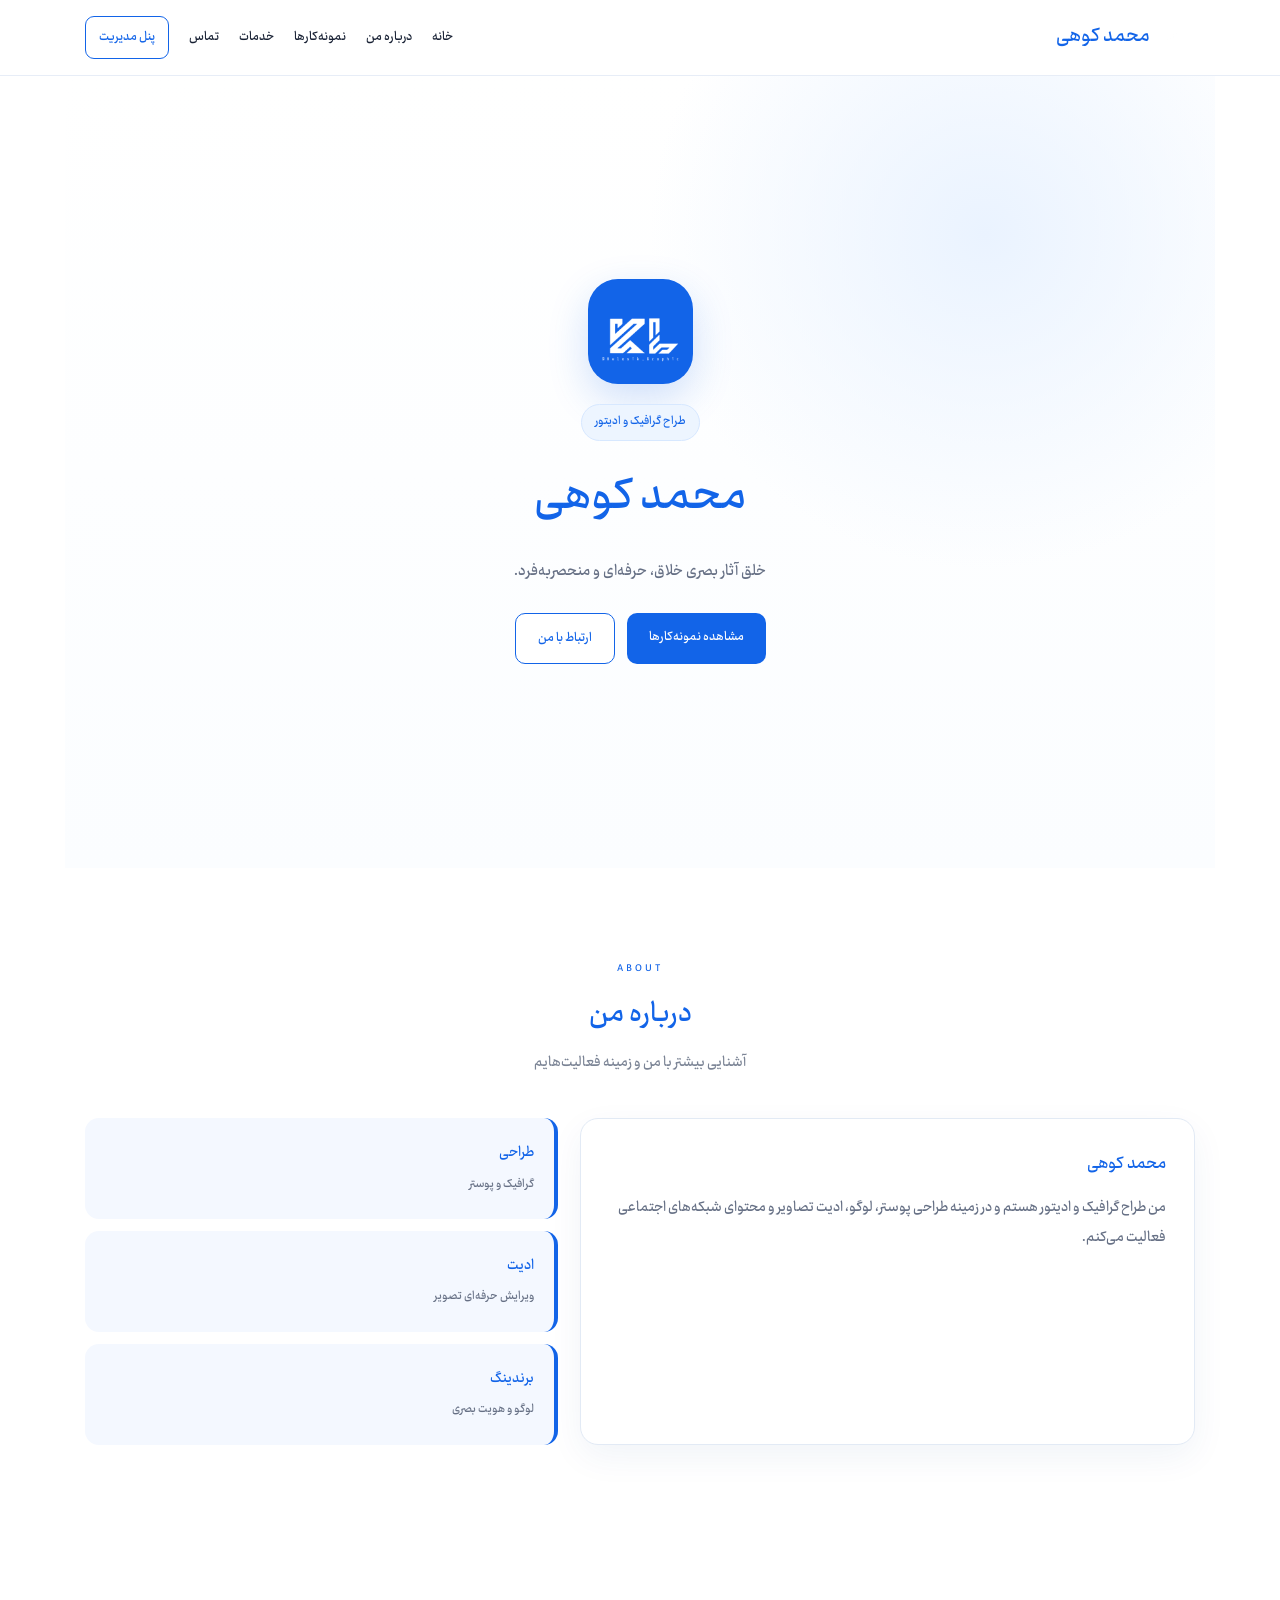
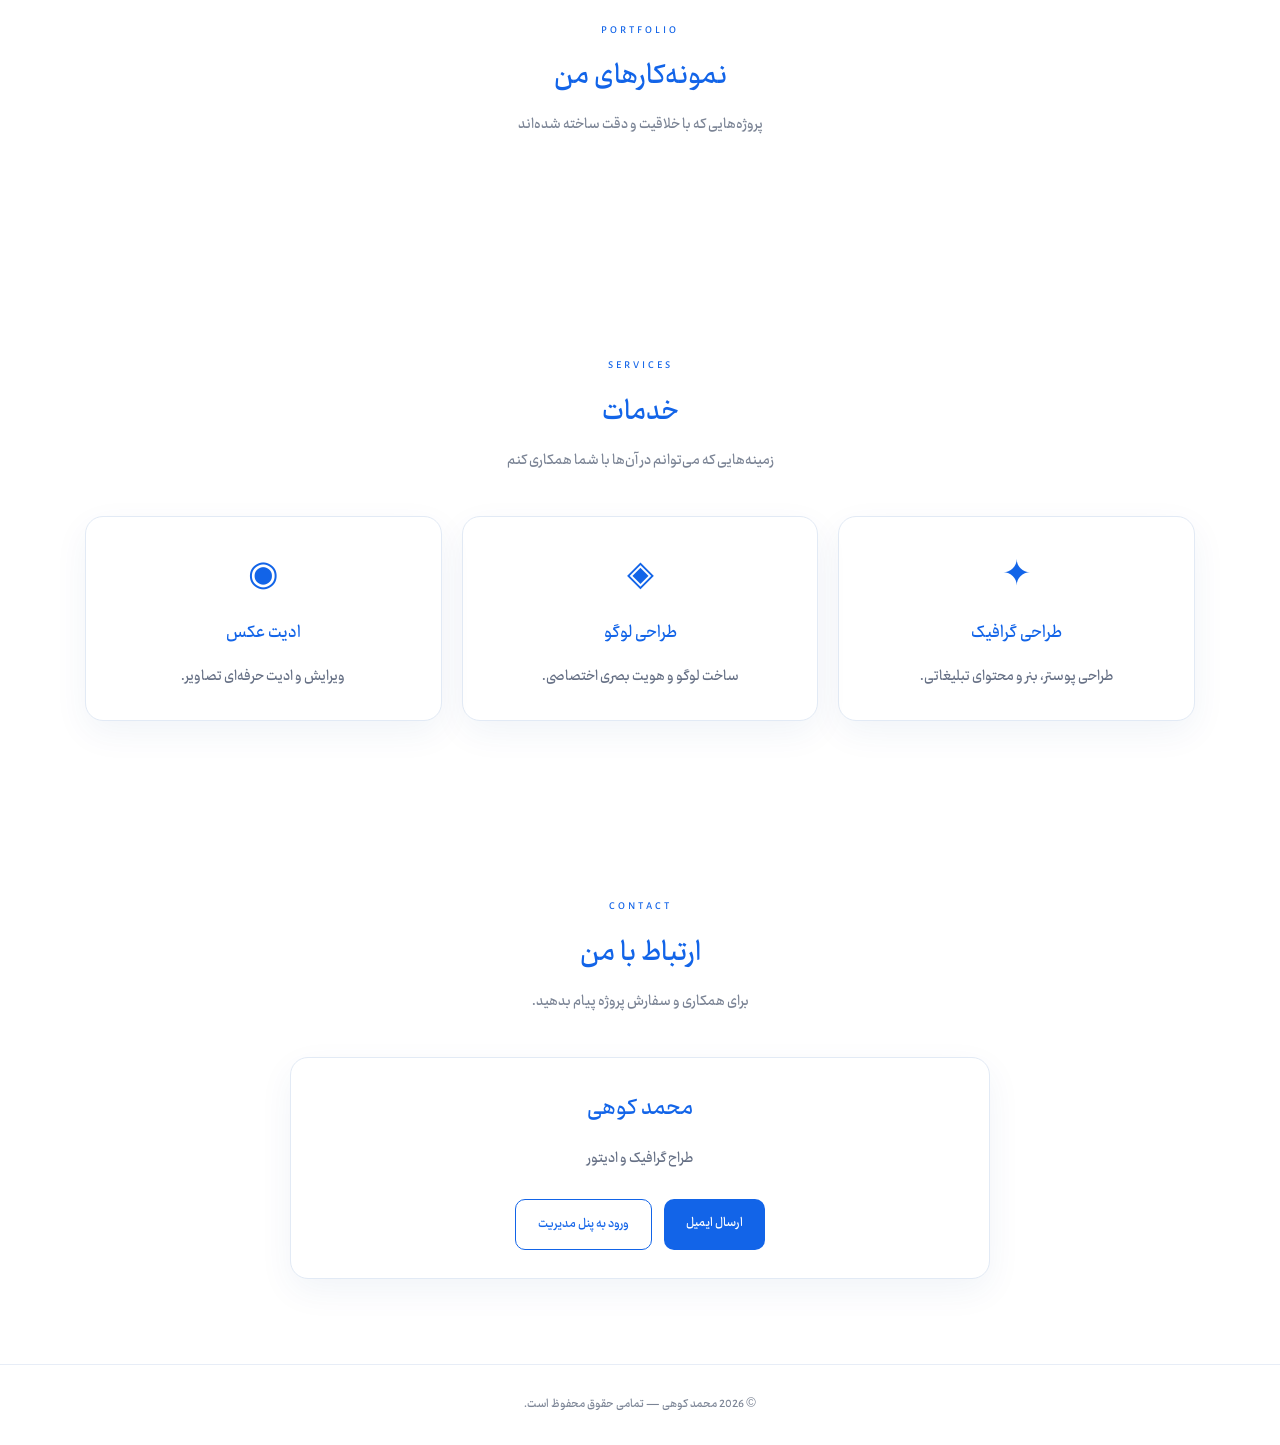
<file: index.html>
<!DOCTYPE html>
<html lang="fa" dir="rtl">
<head>
<meta charset="UTF-8">
<meta name="viewport" content="width=device-width, initial-scale=1.0">
<title id="siteTitle">محمد کوهی | نمونه‌کارها</title>
<style>
@font-face {
  font-family: 'Ray_Bold';
  src: url('fonts/Ray_Bold.ttf') format('truetype');
  font-weight: bold;
  font-style: normal;
}
*{box-sizing:border-box;margin:0;padding:0}html{scroll-behavior:smooth}body{font-family:'Ray_Bold',Tahoma,Arial,sans-serif;background:#fff;color:#172033;line-height:1.9}a{text-decoration:none;color:inherit}.nav{max-width:1150px;margin:auto;padding:16px 20px;display:flex;align-items:center;justify-content:space-between}.brand{font-size:22px;font-weight:900;color:#1264e8;display:flex;align-items:center;gap:10px}.brand img{height:35px;width:35px;border-radius:8px;object-fit:cover}.nav-links{display:flex;gap:20px;align-items:center;font-size:14px}.nav-links a:hover{color:#1264e8}.admin-link{border:1px solid #1264e8;color:#1264e8;padding:7px 13px;border-radius:9px}header{position:sticky;top:0;z-index:10;background:rgba(255,255,255,.94);border-bottom:1px solid #e7edf7;backdrop-filter:blur(12px)}.hero{min-height:88vh;display:flex;align-items:center;justify-content:center;text-align:center;padding:80px 20px;background:radial-gradient(circle at 80% 20%,#eaf3ff 0,transparent 30%),linear-gradient(#fff,#fbfdff)}.hero-content{max-width:800px}.avatar{width:105px;height:105px;margin:0 auto 20px;border-radius:30px;display:grid;place-items:center;background:#1264e8;color:#fff;font-size:28px;font-weight:900;box-shadow:0 15px 40px rgba(18,100,232,.2);overflow:hidden}.avatar img{width:100%;height:100%;object-fit:cover}.badge{display:inline-block;color:#1264e8;background:#edf5ff;border:1px solid #d7e8ff;padding:5px 13px;border-radius:50px;font-size:13px}.hero h1{font-size:50px;color:#1264e8;margin:10px 0}.hero p{color:#667085;font-size:17px;max-width:650px;margin:auto}.buttons{display:flex;justify-content:center;gap:12px;flex-wrap:wrap;margin-top:25px}.btn{border:0;cursor:pointer;display:inline-block;padding:11px 22px;border-radius:10px;font-weight:bold;font-size:14px;transition:.2s}.primary{background:#1264e8;color:#fff}.primary:hover{background:#0b4fbe;transform:translateY(-2px)}.secondary{border:1px solid #1264e8;color:#1264e8;background:#fff}.secondary:hover{background:#1264e8;color:#fff}section{max-width:1150px;margin:auto;padding:85px 20px}.section-title{text-align:center;margin-bottom:40px}.section-title span{color:#1264e8;font-size:11px;font-weight:bold;letter-spacing:3px}.section-title h2{font-size:31px;color:#1264e8;margin:3px 0}.section-title p{color:#7b8495}.about-grid{display:grid;grid-template-columns:1.3fr 1fr;gap:22px}.card{background:#fff;border:1px solid #e2eaf5;border-radius:18px;padding:28px;box-shadow:0 12px 35px rgba(20,70,130,.06)}.card h3,.card h2{color:#1264e8;margin-bottom:10px}.card p{color:#667085}.stats{display:grid;grid-template-columns:1fr;gap:12px}.stat{padding:20px;border-radius:14px;background:#f4f8ff;border-right:4px solid #1264e8}.stat b{display:block;color:#1264e8}.stat span{font-size:13px;color:#667085}.portfolio{display:grid;grid-template-columns:repeat(3,1fr);gap:20px}.project{overflow:hidden;border-radius:16px;border:1px solid #e2eaf5;background:#fff;box-shadow:0 8px 25px rgba(20,60,120,.07);transition:.2s}.project:hover{transform:translateY(-5px)}.project img{width:100%;height:230px;object-fit:cover;display:block}.project-info{padding:16px}.project-info h3{color:#1264e8}.project-info p{font-size:13px}.services{display:grid;grid-template-columns:repeat(3,1fr);gap:20px}.service{text-align:center}.icon{font-size:35px;color:#1264e8;margin-bottom:5px}.contact{text-align:center;max-width:700px;margin:auto}.contact h3{font-size:25px}footer{text-align:center;padding:28px;border-top:1px solid #e7edf7;color:#7b8495;font-size:13px}.admin-main{max-width:1150px;margin:auto}.hidden{display:none!important}.admin-login{max-width:500px;margin:70px auto}.admin-login form,.card form{display:grid;gap:14px}.admin-login input,.card input,.card textarea{width:100%;padding:12px;border:1px solid #dbe4f0;border-radius:10px;outline:none;font:inherit;background:#fff}.admin-login input:focus,.card input:focus,.card textarea:focus{border-color:#1264e8;box-shadow:0 0 0 3px #eaf3ff}label{font-size:13px;color:#344054}label input,label textarea{display:block;margin-top:5px}.full{width:100%}.error{color:#d92d20!important;font-size:13px}.admin-top{display:flex;justify-content:space-between;align-items:center;margin:45px 20px 20px}.admin-top h1{color:#1264e8}.admin-top p{color:#667085}.admin-grid{display:grid;grid-template-columns:1fr 1fr;gap:20px}.form-actions{display:flex;gap:10px}.projects-admin{margin-top:20px}.admin-project{display:flex;gap:15px;align-items:center;padding:12px 0;border-bottom:1px solid #edf1f7}.admin-project:last-child{border-bottom:0}.admin-project img{width:90px;height:65px;object-fit:cover;border-radius:9px}.admin-project-info{flex:1}.admin-project-info b{color:#1264e8}.admin-project-actions{display:flex;gap:7px}.mini{padding:7px 11px;font-size:12px}.danger{border-color:#d92d20;color:#d92d20}.note{margin:20px;padding:15px;border-radius:12px;background:#fff8e8;border:1px solid #ffe3a3;color:#7a5b00;font-size:13px}@media(max-width:800px){.nav-links{display:none}.hero h1{font-size:38px}.about-grid,.admin-grid{grid-template-columns:1fr}.portfolio,.services{grid-template-columns:1fr}.admin-top{margin-top:30px}.admin-project{align-items:flex-start;flex-wrap:wrap}.admin-project-actions{width:100%}section{padding:65px 18px}}
</style>
</head>
<body>
<header>
  <nav class="nav">
    <a class="brand" href="index.html" id="brandName">
      <img src="IMG_20260905_012241_698.png" alt="لوگو محمد کوهی">
      <span>محمد کوهی</span>
    </a>
    <div class="nav-links">
      <a href="#home">خانه</a><a href="#about">درباره من</a>
      <a href="#portfolio">نمونه‌کارها</a><a href="#services">خدمات</a><a href="#contact">تماس</a>
      <a class="admin-link" href="admin.html">پنل مدیریت</a>
    </div>
  </nav>
</header>

<main>
<section class="hero" id="home">
  <div class="hero-content">
    <div class="avatar">
      <img src="IMG_20260905_012241_698.png" alt="محمد کوهی">
    </div>
    <span class="badge">طراح گرافیک و ادیتور</span>
    <h1 id="heroName">محمد کوهی</h1>
    <p id="heroBio">خلق آثار بصری خلاق، حرفه‌ای و منحصر‌به‌فرد.</p>
    <div class="buttons"><a class="btn primary" href="#portfolio">مشاهده نمونه‌کارها</a><a class="btn secondary" href="#contact">ارتباط با من</a></div>
  </div>
</section>

<section id="about">
  <div class="section-title"><span>ABOUT</span><h2>درباره من</h2><p>آشنایی بیشتر با من و زمینه فعالیت‌هایم</p></div>
  <div class="about-grid">
    <div class="card"><h3 id="aboutTitle">محمد کوهی</h3><p id="aboutText">من طراح گرافیک و ادیتور هستم و در زمینه طراحی پوستر، لوگو، ادیت تصاویر و محتوای شبکه‌های اجتماعی فعالیت می‌کنم.</p></div>
    <div class="stats"><div class="stat"><b>طراحی</b><span>گرافیک و پوستر</span></div><div class="stat"><b>ادیت</b><span>ویرایش حرفه‌ای تصویر</span></div><div class="stat"><b>برندینگ</b><span>لوگو و هویت بصری</span></div></div>
  </div>
</section>

<section id="portfolio">
  <div class="section-title"><span>PORTFOLIO</span><h2>نمونه‌کارهای من</h2><p>پروژه‌هایی که با خلاقیت و دقت ساخته شده‌اند</p></div>
  <div class="portfolio" id="portfolioGrid"></div>
</section>

<section id="services">
  <div class="section-title"><span>SERVICES</span><h2>خدمات</h2><p>زمینه‌هایی که می‌توانم در آن‌ها با شما همکاری کنم</p></div>
  <div class="services">
    <div class="card service"><div class="icon">✦</div><h3>طراحی گرافیک</h3><p>طراحی پوستر، بنر و محتوای تبلیغاتی.</p></div>
    <div class="card service"><div class="icon">◈</div><h3>طراحی لوگو</h3><p>ساخت لوگو و هویت بصری اختصاصی.</p></div>
    <div class="card service"><div class="icon">◉</div><h3>ادیت عکس</h3><p>ویرایش و ادیت حرفه‌ای تصاویر.</p></div>
  </div>
</section>

<section id="contact">
  <div class="section-title"><span>CONTACT</span><h2>ارتباط با من</h2><p>برای همکاری و سفارش پروژه پیام بدهید.</p></div>
  <div class="contact card">
    <h3 id="contactName">محمد کوهی</h3><p id="contactText">طراح گرافیک و ادیتور</p>
    <div class="buttons">
      <a class="btn primary" id="contactButton" href="mailto:example@email.com">ارسال ایمیل</a>
      <a class="btn secondary" href="admin.html">ورود به پنل مدیریت</a>
    </div>
  </div>
</section>
</main>

<footer>© <span id="year"></span> <b id="footerName">محمد کوهی</b> — تمامی حقوق محفوظ است.</footer>

<script>
const members=[
 {name:"محمد کوهی",role:"مدیر انجمن",level:"مدیر",initial:"MK"},
 {name:"آرین ادیتور",role:"ادیتور حرفه‌ای",level:"Pro",initial:"AE"},
 {name:"نگار دیزاین",role:"طراح گرافیک",level:"Designer",initial:"ND"},
 {name:"رضا کریتیو",role:"فتومونتاژ",level:"Pro",initial:"RC"},
 {name:"سام ادیت",role:"ادیتور",level:"Member",initial:"SE"},
 {name:"کیان آرت",role:"طراح پوستر",level:"Member",initial:"KA"},
 {name:"مهدی فریم",role:"ادیتور ویدئو",level:"Member",initial:"MF"},
 {name:"آوا گرافیک",role:"طراح گرافیک",level:"Member",initial:"AG"}
];
const works=[
 {title:"EDITORIAL",type:"poster",cls:"poster"},{title:"PORTRAIT",type:"portrait",cls:"portrait"},
 {title:"DARK ART",type:"manipulation",cls:"manipulation"},{title:"CREATIVE POSTER",type:"poster",cls:"poster"},
 {title:"FANTASY",type:"manipulation",cls:"manipulation"},{title:"PORTRAIT EDIT",type:"portrait",cls:"portrait"},
 {title:"VISUAL ART",type:"poster",cls:"poster"},{title:"COMPOSITE",type:"manipulation",cls:"manipulation"}
];

const membersGrid=document.querySelector("#membersGrid"), worksGrid=document.querySelector("#worksGrid");
function renderMembers(q=""){
 if(membersGrid) membersGrid.innerHTML=members.filter(x=>(x.name+x.role).includes(q)).map(x=>`<article class="member"><div class="avatar">${x.initial}</div><h3>${x.name}</h3><p>${x.role}</p><span class="badge">${x.level}</span></article>`).join("") || "<p>عضوی پیدا نشد.</p>";
}
function renderWorks(filter="all"){
 if(worksGrid) worksGrid.innerHTML=works.filter(x=>filter==="all"||x.type===filter).map(x=>`<article class="work ${x.cls}"><span>${x.title}</span></article>`).join("");
}
renderMembers();renderWorks();

const memberSearch = document.querySelector("#memberSearch");
if(memberSearch) memberSearch.addEventListener("input",e=>renderMembers(e.target.value.trim()));

document.querySelectorAll(".filter").forEach(b=>b.addEventListener("click",()=>{document.querySelectorAll(".filter").forEach(x=>x.classList.remove("active"));b.classList.add("active");renderWorks(b.dataset.filter)}));

const menu=document.querySelector("#menu"),nav=document.querySelector("#nav");
if(menu && nav){
 menu.addEventListener("click",()=>{nav.classList.toggle("open");menu.textContent=nav.classList.contains("open")?"×":"☰"});
 nav.querySelectorAll("a").forEach(a=>a.addEventListener("click",()=>nav.classList.remove("open")));
}

const modal=document.querySelector("#modal"),modalContent=document.querySelector("#modalContent");
function openModal(type){
 if(!modalContent || !modal) return;
 const isLogin=type==="login";
 modalContent.innerHTML=`<h2>${isLogin?"ورود به حساب":"عضویت در انجمن"}</h2>
 <p>${isLogin?"اطلاعات حساب خود را وارد کنید.":"حساب آزمایشی خود را در همین مرورگر ایجاد کنید."}</p>
 <form onsubmit="auth(event,'${type}')">
 <input id="authName" ${isLogin?"style='display:none'":"required"} placeholder="نام و نام خانوادگی">
 <input id="authEmail" type="email" required placeholder="ایمیل">
 <input id="authPass" type="password" minlength="4" required placeholder="رمز عبور">
 <button class="primary" type="submit">${isLogin?"ورود":"ساخت حساب"}</button>
 </form>`;
 modal.classList.add("show");modal.setAttribute("aria-hidden","false");
}
function closeModal(){if(modal){modal.classList.remove("show");modal.setAttribute("aria-hidden","true")}}
if(modal) modal.addEventListener("click",e=>{if(e.target===modal)closeModal()});

function auth(e,type){
 e.preventDefault();
 const email=document.querySelector("#authEmail").value;
 const name=document.querySelector("#authName").value;
 if(type==="register"){localStorage.setItem("editoranUser",JSON.stringify({name,email}));toast("حساب شما با موفقیت ساخته شد.");}
 else{const u=JSON.parse(localStorage.getItem("editoranUser")||"null");toast(u&&u.email===email?"خوش آمدید "+u.name:"برای این ایمیل حسابی پیدا نشد.");}
 closeModal();
}

const contactForm = document.querySelector("#contactForm");
if(contactForm) contactForm.addEventListener("submit",e=>{e.preventDefault();e.target.reset();toast("پیام شما با موفقیت ثبت شد.")});

function toast(msg){const t=document.querySelector("#toast");if(t){t.textContent=msg;t.classList.add("show");setTimeout(()=>t.classList.remove("show"),2600)}}

// تنظیم سال جاری در فوتر
const yearEl = document.querySelector("#year");
if(yearEl) yearEl.textContent = new Date().getFullYear();
</script>
</body>
</html>
</file>
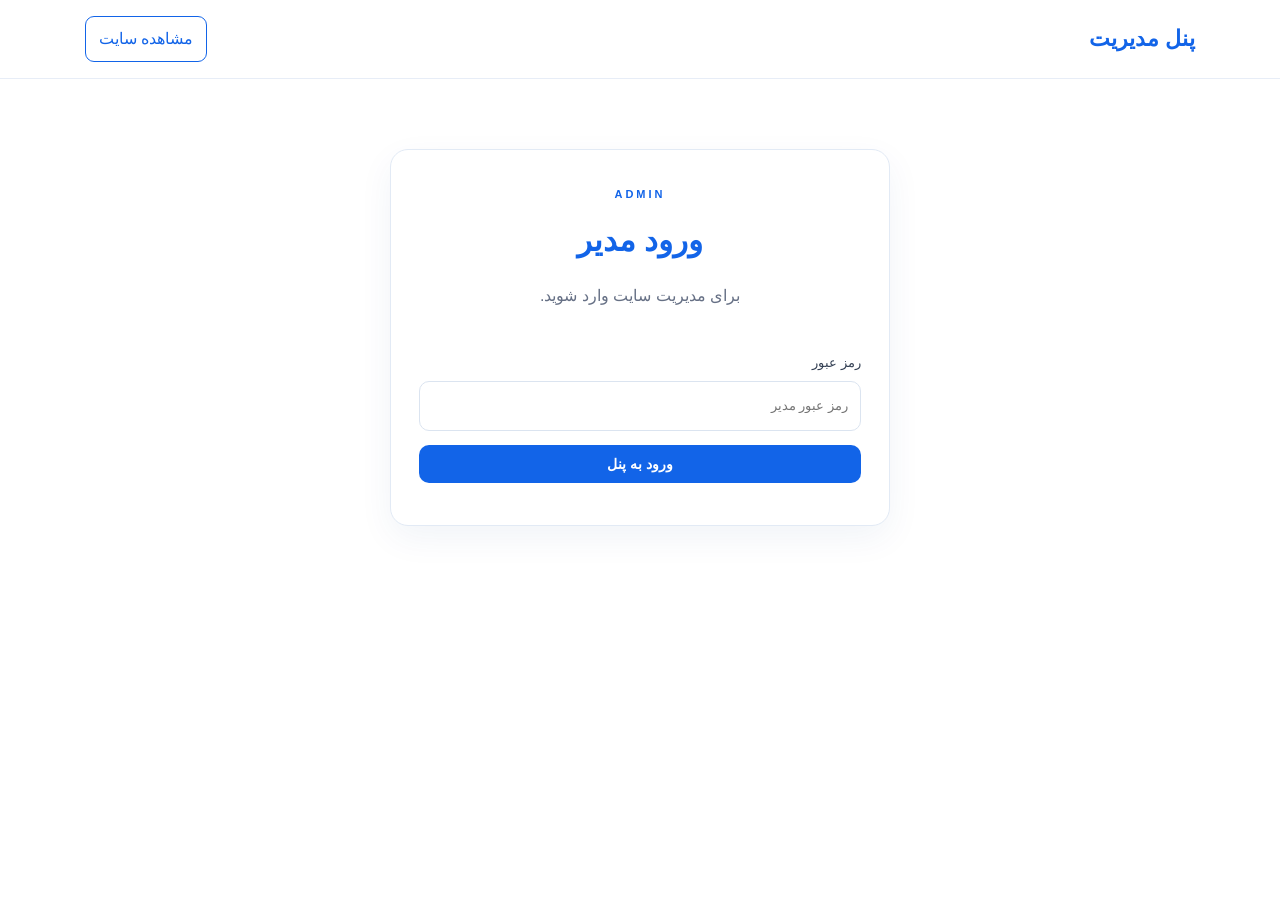
<file: admin.html>
<!DOCTYPE html>
<html lang="fa" dir="rtl">
<head>
<meta charset="UTF-8">
<meta name="viewport" content="width=device-width, initial-scale=1.0">
<title>پنل مدیریت</title>
<link rel="stylesheet" href="style.css">
</head>
<body class="admin-page">
<header><nav class="nav"><a class="brand" href="index.html">پنل مدیریت</a><a class="admin-link" href="index.html">مشاهده سایت</a></nav></header>

<main class="admin-main">
<section class="admin-login card" id="loginBox">
  <div class="section-title"><span>ADMIN</span><h2>ورود مدیر</h2><p>برای مدیریت سایت وارد شوید.</p></div>
  <form id="loginForm">
    <label>رمز عبور<input id="password" type="password" required placeholder="رمز عبور مدیر"></label>
    <button class="btn primary full" type="submit">ورود به پنل</button>
    <p class="error" id="loginError"></p>
  </form>
</section>

<section id="panel" class="hidden">
  <div class="admin-top"><div><h1>مدیریت سایت</h1><p>اطلاعات و نمونه‌کارهای سایت را مدیریت کن.</p></div><button class="btn secondary" id="logout">خروج</button></div>

  <div class="admin-grid">
    <div class="card">
      <h2>تنظیمات سایت</h2>
      <form id="settingsForm">
        <label>نام سایت<input id="siteName" required></label>
        <label>عنوان اصلی<input id="siteHeadline" required></label>
        <label>متن معرفی<textarea id="siteBio" rows="4" required></textarea></label>
        <label>ایمیل تماس<input id="siteEmail" type="email" placeholder="example@email.com"></label>
        <button class="btn primary full" type="submit">ذخیره تنظیمات</button>
      </form>
    </div>

    <div class="card">
      <h2>افزودن نمونه‌کار</h2>
      <form id="projectForm">
        <input id="editId" type="hidden">
        <label>عنوان نمونه‌کار<input id="projectTitle" required placeholder="مثلاً طراحی لوگو"></label>
        <label>دسته‌بندی<input id="projectCategory" placeholder="طراحی گرافیک"></label>
        <label>آدرس تصویر<input id="projectImage" required placeholder="https://.../image.jpg"></label>
        <label>توضیحات<textarea id="projectDescription" rows="3" placeholder="توضیح کوتاه"></textarea></label>
        <div class="form-actions"><button class="btn primary" type="submit" id="projectSubmit">افزودن نمونه‌کار</button><button class="btn secondary hidden" type="button" id="cancelEdit">لغو ویرایش</button></div>
        <small>برای شروع، تصویر را در یک سرویس/مخزن عمومی قرار بده و لینک مستقیم تصویر را وارد کن.</small>
      </form>
    </div>
  </div>

  <div class="card projects-admin">
    <h2>نمونه‌کارهای فعلی</h2>
    <div id="adminProjects"></div>
  </div>

  <div class="note">نکته: این نسخه بدون سرور، اطلاعات را در حافظه مرورگر (localStorage) ذخیره می‌کند. برای مدیریت واقعی از هر دستگاه و ذخیره آنلاین، باید Firebase یا یک بک‌اند متصل شود.</div>
</section>
</main>
<script src="app.js"></script>
</body>
</html>
</file>
<file: style.css>
*{box-sizing:border-box;margin:0;padding:0}html{scroll-behavior:smooth}body{font-family:Tahoma,Arial,sans-serif;background:#fff;color:#172033;line-height:1.9}a{text-decoration:none;color:inherit}.nav{max-width:1150px;margin:auto;padding:16px 20px;display:flex;align-items:center;justify-content:space-between}.brand{font-size:22px;font-weight:900;color:#1264e8}.nav-links{display:flex;gap:20px;align-items:center;font-size:14px}.nav-links a:hover{color:#1264e8}.admin-link{border:1px solid #1264e8;color:#1264e8;padding:7px 13px;border-radius:9px}header{position:sticky;top:0;z-index:10;background:rgba(255,255,255,.94);border-bottom:1px solid #e7edf7;backdrop-filter:blur(12px)}.hero{min-height:88vh;display:flex;align-items:center;justify-content:center;text-align:center;padding:80px 20px;background:radial-gradient(circle at 80% 20%,#eaf3ff 0,transparent 30%),linear-gradient(#fff,#fbfdff)}.hero-content{max-width:800px}.avatar{width:105px;height:105px;margin:0 auto 20px;border-radius:30px;display:grid;place-items:center;background:#1264e8;color:#fff;font-size:28px;font-weight:900;box-shadow:0 15px 40px rgba(18,100,232,.2)}.badge{display:inline-block;color:#1264e8;background:#edf5ff;border:1px solid #d7e8ff;padding:5px 13px;border-radius:50px;font-size:13px}.hero h1{font-size:50px;color:#1264e8;margin:10px 0}.hero p{color:#667085;font-size:17px;max-width:650px;margin:auto}.buttons{display:flex;justify-content:center;gap:12px;flex-wrap:wrap;margin-top:25px}.btn{border:0;cursor:pointer;display:inline-block;padding:11px 22px;border-radius:10px;font-weight:bold;font-size:14px;transition:.2s}.primary{background:#1264e8;color:#fff}.primary:hover{background:#0b4fbe;transform:translateY(-2px)}.secondary{border:1px solid #1264e8;color:#1264e8;background:#fff}.secondary:hover{background:#1264e8;color:#fff}section{max-width:1150px;margin:auto;padding:85px 20px}.section-title{text-align:center;margin-bottom:40px}.section-title span{color:#1264e8;font-size:11px;font-weight:bold;letter-spacing:3px}.section-title h2{font-size:31px;color:#1264e8;margin:3px 0}.section-title p{color:#7b8495}.about-grid{display:grid;grid-template-columns:1.3fr 1fr;gap:22px}.card{background:#fff;border:1px solid #e2eaf5;border-radius:18px;padding:28px;box-shadow:0 12px 35px rgba(20,70,130,.06)}.card h3,.card h2{color:#1264e8;margin-bottom:10px}.card p{color:#667085}.stats{display:grid;grid-template-columns:1fr;gap:12px}.stat{padding:20px;border-radius:14px;background:#f4f8ff;border-right:4px solid #1264e8}.stat b{display:block;color:#1264e8}.stat span{font-size:13px;color:#667085}.portfolio{display:grid;grid-template-columns:repeat(3,1fr);gap:20px}.project{overflow:hidden;border-radius:16px;border:1px solid #e2eaf5;background:#fff;box-shadow:0 8px 25px rgba(20,60,120,.07);transition:.2s}.project:hover{transform:translateY(-5px)}.project img{width:100%;height:230px;object-fit:cover;display:block}.project-info{padding:16px}.project-info h3{color:#1264e8}.project-info p{font-size:13px}.services{display:grid;grid-template-columns:repeat(3,1fr);gap:20px}.service{text-align:center}.icon{font-size:35px;color:#1264e8;margin-bottom:5px}.contact{text-align:center;max-width:700px;margin:auto}.contact h3{font-size:25px}footer{text-align:center;padding:28px;border-top:1px solid #e7edf7;color:#7b8495;font-size:13px}.admin-main{max-width:1150px;margin:auto}.hidden{display:none!important}.admin-login{max-width:500px;margin:70px auto}.admin-login form,.card form{display:grid;gap:14px}.admin-login input,.card input,.card textarea{width:100%;padding:12px;border:1px solid #dbe4f0;border-radius:10px;outline:none;font:inherit;background:#fff}.admin-login input:focus,.card input:focus,.card textarea:focus{border-color:#1264e8;box-shadow:0 0 0 3px #eaf3ff}label{font-size:13px;color:#344054}label input,label textarea{display:block;margin-top:5px}.full{width:100%}.error{color:#d92d20!important;font-size:13px}.admin-top{display:flex;justify-content:space-between;align-items:center;margin:45px 20px 20px}.admin-top h1{color:#1264e8}.admin-top p{color:#667085}.admin-grid{display:grid;grid-template-columns:1fr 1fr;gap:20px}.form-actions{display:flex;gap:10px}.projects-admin{margin-top:20px}.admin-project{display:flex;gap:15px;align-items:center;padding:12px 0;border-bottom:1px solid #edf1f7}.admin-project:last-child{border-bottom:0}.admin-project img{width:90px;height:65px;object-fit:cover;border-radius:9px}.admin-project-info{flex:1}.admin-project-info b{color:#1264e8}.admin-project-actions{display:flex;gap:7px}.mini{padding:7px 11px;font-size:12px}.danger{border-color:#d92d20;color:#d92d20}.note{margin:20px;padding:15px;border-radius:12px;background:#fff8e8;border:1px solid #ffe3a3;color:#7a5b00;font-size:13px}@media(max-width:800px){.nav-links{display:none}.hero h1{font-size:38px}.about-grid,.admin-grid{grid-template-columns:1fr}.portfolio,.services{grid-template-columns:1fr}.admin-top{margin-top:30px}.admin-project{align-items:flex-start;flex-wrap:wrap}.admin-project-actions{width:100%}section{padding:65px 18px}}
</file>
